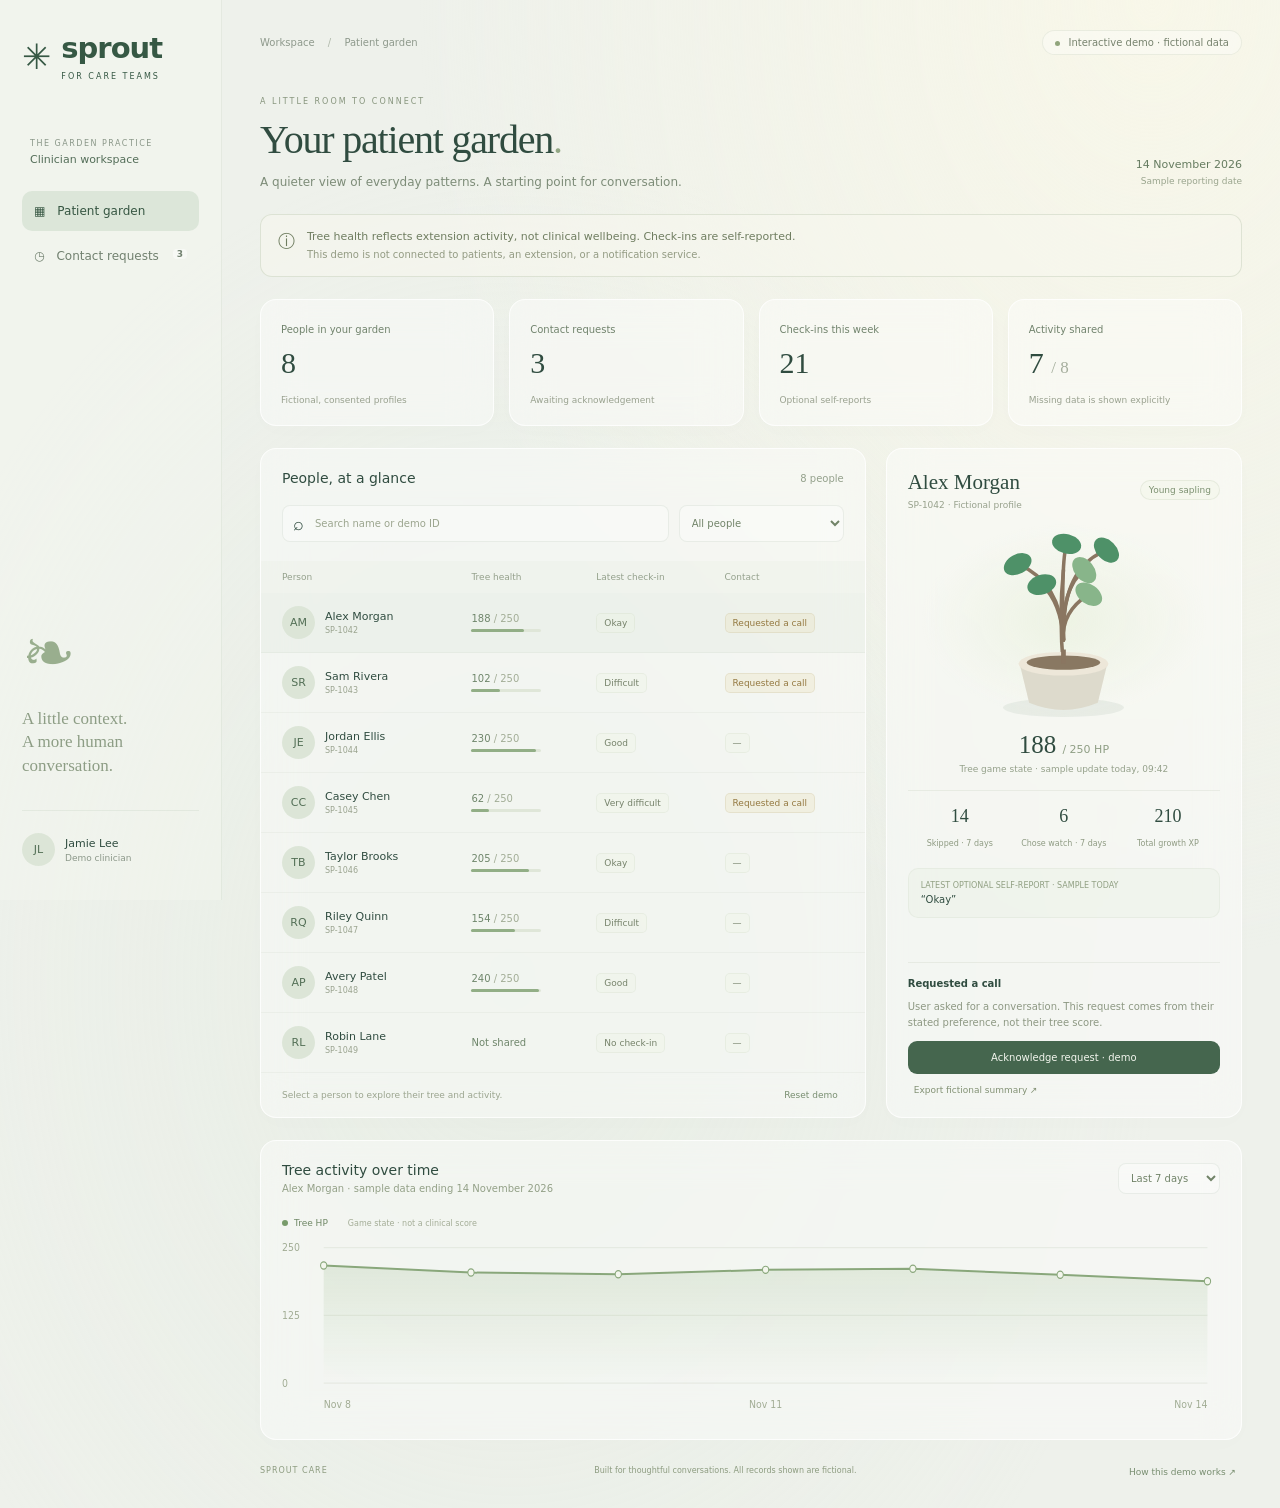
<file: clinician-demo/index.html>
<!doctype html><html lang="en"><head><meta charset="utf-8"><meta name="viewport" content="width=device-width,initial-scale=1"><meta name="description" content="An interactive Sprout clinician dashboard demo using fictional data."><title>Sprout Care · Your patient garden</title><link rel="stylesheet" href="style.css"></head><body><aside><a class="brand" href="#">✳ <span>sprout<span class="brand-small">FOR CARE TEAMS</span></span></a><div class="practice">THE GARDEN PRACTICE<small>Clinician workspace</small></div><nav aria-label="Workspace"><button class="nav active" id="gardenNav">▦ <span>Patient garden</span></button><button class="nav" id="requestNav">◷ <span>Contact requests</span><b id="navCount"></b></button></nav><div class="side-bottom"><div class="leaf-logo">❧</div><p>A little context.<br>A more human conversation.</p><div class="profile"><span class="avatar">JL</span><div>Jamie Lee<small>Demo clinician</small></div></div></div></aside><main><header><div class="breadcrumb">Workspace <span>/</span> Patient garden</div><div class="demo"><span></span> Interactive demo · fictional data</div></header><section class="page-heading"><div><div class="eyebrow">A LITTLE ROOM TO CONNECT</div><h1>Your patient garden<span>.</span></h1><p>A quieter view of everyday patterns. A starting point for conversation.</p></div><div class="date">14 November 2026<small>Sample reporting date</small></div></section><div class="notice"><span>ⓘ</span><div>Tree health reflects extension activity, not clinical wellbeing. Check-ins are self-reported.<br><small>This demo is not connected to patients, an extension, or a notification service.</small></div></div><section class="metrics" aria-label="Workspace summary"><article><span>People in your garden</span><div id="total">8</div><small>Fictional, consented profiles</small></article><article><span>Contact requests</span><div id="requests">3</div><small>Awaiting acknowledgement</small></article><article><span>Check-ins this week</span><div id="checkins">0</div><small>Optional self-reports</small></article><article><span>Activity shared</span><div id="shared">7 <em>/ 8</em></div><small>Missing data is shown explicitly</small></article></section><div class="workspace"><section class="glass people"><div class="section-heading"><h2 id="listTitle">People, at a glance</h2><span id="results"></span></div><div class="toolbar"><label class="search">⌕ <input id="search" placeholder="Search name or demo ID" aria-label="Search people"></label><select id="filter" aria-label="Filter people"><option value="all">All people</option><option value="requested">Needs acknowledgement</option><option value="nodata">No activity shared</option></select></div><div class="table-scroll"><table><thead><tr><th>Person</th><th>Tree health</th><th>Latest check-in</th><th>Contact</th></tr></thead><tbody id="people"></tbody></table></div><div class="table-foot">Select a person to explore their tree and activity.<button id="reset">Reset demo</button></div></section><section class="glass detail" id="detail" aria-label="Selected person"></section></div><section class="glass timeline"><div class="section-heading"><div><h2>Tree activity over time</h2><p id="chartSubtitle"></p></div><select id="range" aria-label="Chart time range"><option value="7">Last 7 days</option><option value="14">Last 14 days</option></select></div><div class="legend"><span class="legend-dot"></span> Tree HP <span class="legend-context">Game state · not a clinical score</span></div><div id="chart"></div></section><footer>SPROUT CARE <span>Built for thoughtful conversations. All records shown are fictional.</span><button id="about">How this demo works ↗</button></footer><dialog id="info"><h2>A demo, with clear boundaries.</h2><p>All names, check-ins, tree histories and contact requests are fictional. Actions update this browser session only. Nothing is sent to a patient or clinician.</p><p>A real deployment would require patient consent, verified clinic access, secure data transfer and an agreed notification and follow-up workflow. Tree HP cannot establish mental state or clinical risk.</p><button id="closeInfo">Back to the garden</button></dialog><div id="toast" role="status" aria-live="polite"></div></main><script src="tree.js"></script><script src="app.js"></script></body></html>
</file>
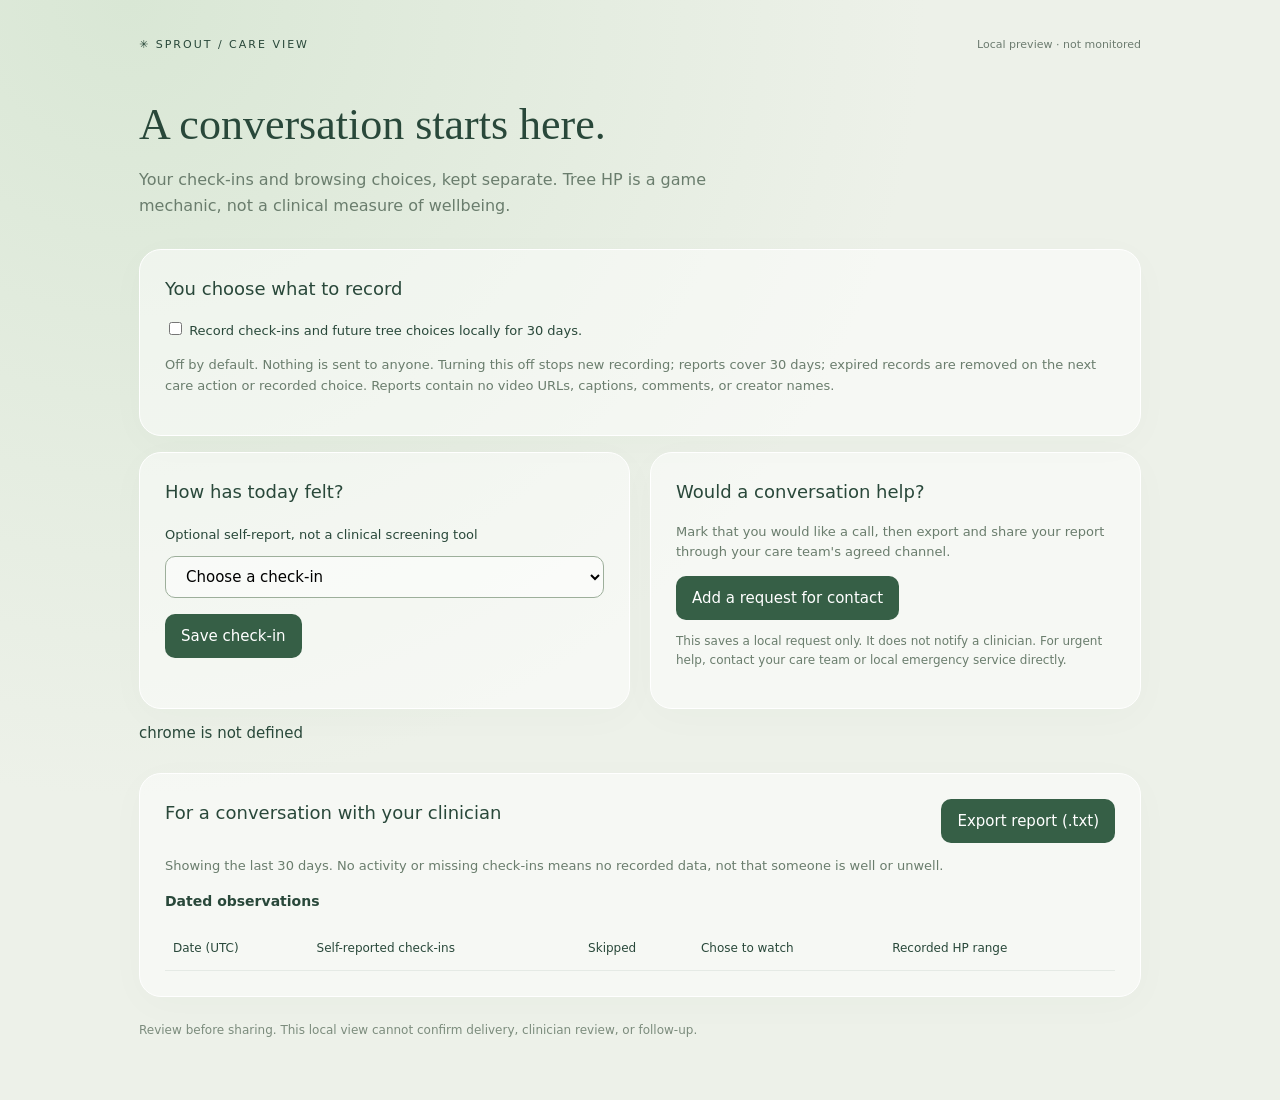
<file: extension/clinician/view.html>
<!doctype html><html lang="en"><head><meta charset="utf-8"><meta name="viewport" content="width=device-width,initial-scale=1"><title>Sprout · Care view</title><link rel="stylesheet" href="view.css"></head><body><main><header><div>✳ SPROUT / CARE VIEW</div><span>Local preview · not monitored</span></header><h1>A conversation starts here.</h1><p class="intro">Your check-ins and browsing choices, kept separate. Tree HP is a game mechanic, not a clinical measure of wellbeing.</p><section class="glass"><h2>You choose what to record</h2><label><input id="consent" type="checkbox"> Record check-ins and future tree choices locally for 30 days.</label><p>Off by default. Nothing is sent to anyone. Turning this off stops new recording; reports cover 30 days; expired records are removed on the next care action or recorded choice. Reports contain no video URLs, captions, comments, or creator names.</p></section><div class="grid"><section class="glass"><h2>How has today felt?</h2><label for="mood">Optional self-report, not a clinical screening tool</label><select id="mood"><option value="">Choose a check-in</option><option value="good">Good</option><option value="okay">Okay</option><option value="difficult">Difficult</option><option value="very difficult">Very difficult</option></select><button id="checkin">Save check-in</button></section><section class="glass"><h2>Would a conversation help?</h2><p>Mark that you would like a call, then export and share your report through your care team's agreed channel.</p><button id="contact">Add a request for contact</button><p class="important">This saves a local request only. It does not notify a clinician. For urgent help, contact your care team or local emergency service directly.</p></section></div><div id="status" role="status" aria-live="polite"></div><section class="glass"><div class="heading"><h2>For a conversation with your clinician</h2><button id="export">Export report (.txt)</button></div><p>Showing the last 30 days. No activity or missing check-ins means no recorded data, not that someone is well or unwell.</p><div id="summary"></div><h3>Dated observations</h3><div class="table-wrap"><table><thead><tr><th>Date (UTC)</th><th>Self-reported check-ins</th><th>Skipped</th><th>Chose to watch</th><th>Recorded HP range</th></tr></thead><tbody id="rows"></tbody></table></div></section><footer>Review before sharing. This local view cannot confirm delivery, clinician review, or follow-up.</footer></main><script src="view.js"></script></body></html>
</file>
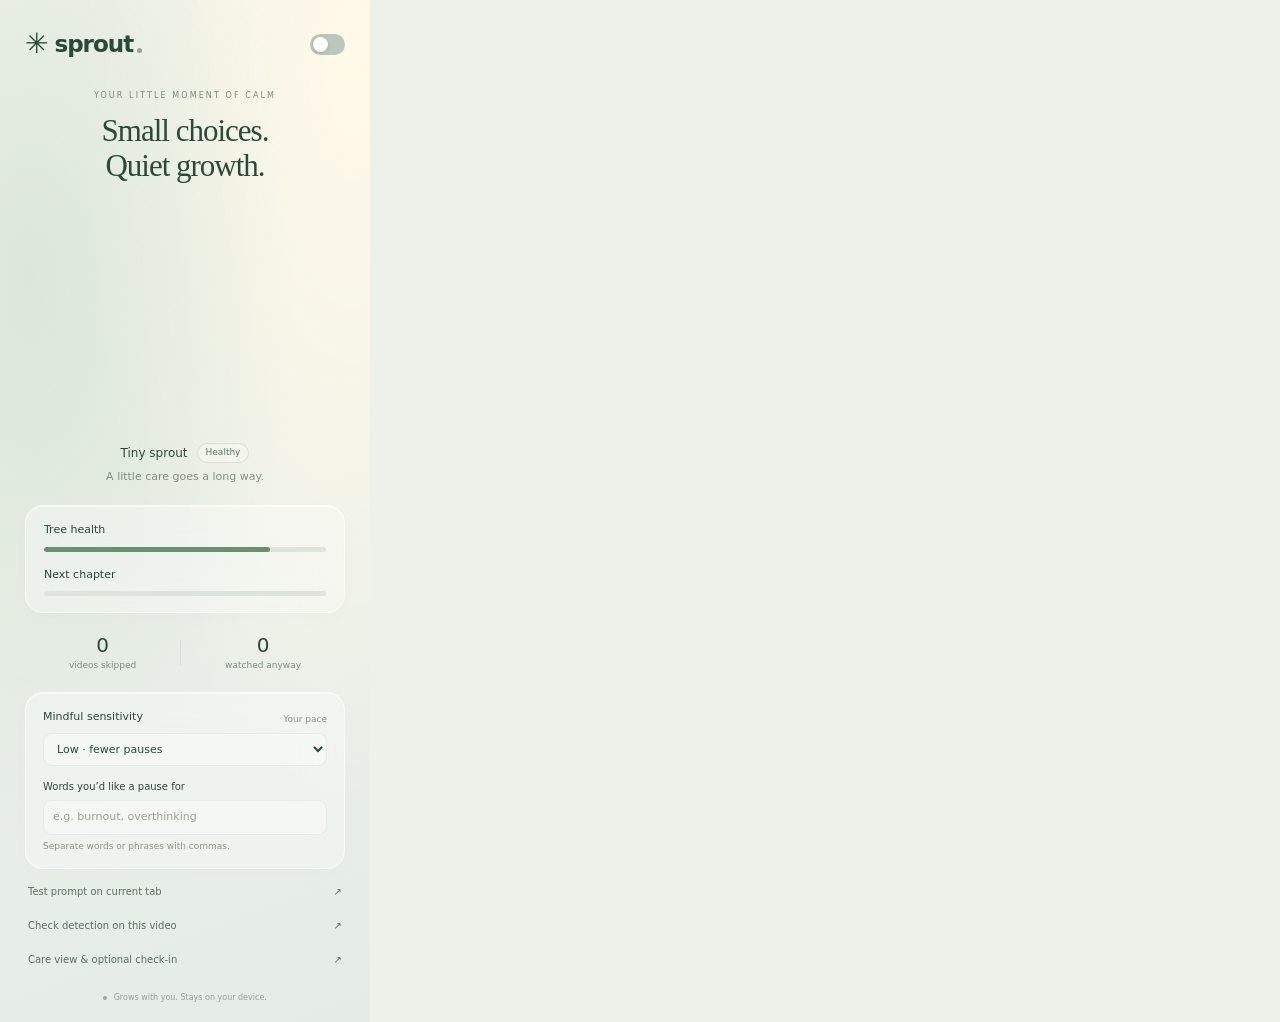
<file: extension/popup/popup.html>
<!doctype html>
<html lang="en"><head><meta charset="UTF-8"><meta name="viewport" content="width=device-width,initial-scale=1"><title>Sprout</title><link rel="stylesheet" href="popup.css"></head><body>
<main><header><div class="brand"><span class="mark">✳</span> sprout<span class="dot"></span></div><label class="switch" title="Enable mindful prompts"><input id="enabled" type="checkbox" aria-label="Enable Sprout"><span></span></label></header>
<section class="garden"><div class="eyebrow">YOUR LITTLE MOMENT OF CALM</div><h1>Small choices.<br>Quiet growth.</h1><div id="tree" class="tree"></div><div class="stage"><span id="stage">Tiny sprout</span><span id="condition">Healthy</span></div><p id="message">A little care goes a long way.</p></section>
<section class="glass metrics"><div class="label"><span>Tree health</span><strong id="healthText"></strong></div><progress id="health" max="250" value="200" aria-label="Tree health"></progress><div class="label growth"><span id="nextLabel">Next chapter</span><strong id="xpText"></strong></div><progress id="xp" max="50" value="0" aria-label="Growth progress"></progress></section>
<section class="stats"><div><strong id="skipped">0</strong><span>videos skipped</span></div><span class="divider"></span><div><strong id="watched">0</strong><span>watched anyway</span></div></section>
<section class="glass settings"><div class="label"><label for="sensitivity">Mindful sensitivity</label><span class="hint">Your pace</span></div><div class="select"><select id="sensitivity"><option value="low">Low · fewer pauses</option><option value="medium">Medium · a gentle balance</option><option value="high">High · more pauses</option></select></div><label class="keyword-label" for="keywords">Words you’d like a pause for</label><input id="keywords" placeholder="e.g. burnout, overthinking" maxlength="2000"><div class="hint">Separate words or phrases with commas.</div></section>
<button id="simulate" class="test">Test prompt on current tab <span>↗</span></button><button id="diagnose" class="test">Check detection on this video <span>↗</span></button><button id="care" class="test">Care view & optional check-in <span>↗</span></button><div id="status" role="status" aria-live="polite"></div><footer><span class="privacy-dot"></span> Grows with you. Stays on your device.</footer></main>
<script src="../shared/storage.js"></script><script src="../shared/treeRenderer.js"></script><script src="popup.js"></script></body></html>
</file>
<file: clinician-demo/style.css>
:root{font-family:'Segoe UI',system-ui,sans-serif;color:#304c40;font-synthesis:none;background:#eef1eb}*{box-sizing:border-box}body{margin:0;background:radial-gradient(ellipse at 90% 0%,#f8f7e9,transparent 45%),radial-gradient(ellipse at 40% 65%,#dfe9dd60,transparent 60%),#eef1eb}button,input,select{font:inherit}button,a,select{touch-action:manipulation}button{cursor:pointer}button:focus-visible,a:focus-visible,input:focus-visible,select:focus-visible{outline:3px solid #8cab7e;outline-offset:4px}aside{width:222px;position:fixed;inset:0 auto 0 0;background:#f7f9f15e;border-right:1px solid #80947e20;padding:34px 22px;display:flex;flex-direction:column}.brand{display:flex;align-items:center;gap:10px;color:#365844;text-decoration:none;font-size:35px;line-height:1}.brand>span{font-size:29px;letter-spacing:-1px;font-weight:600}.brand-small{display:block;font-size:8px;letter-spacing:2px;margin-top:10px;font-weight:400}.practice{margin:58px 8px 20px;font-size:8px;letter-spacing:1.5px;color:#8a9788}.practice small{display:block;letter-spacing:0;margin-top:5px;font-size:11px;color:#536d58}.nav{display:flex;gap:12px;text-align:left;width:100%;border:0;border-radius:10px;padding:13px 12px;background:none;color:#71806f;font-size:12px;margin:5px 0}.nav.active{background:#dce6d9;color:#365642}.nav b{font-size:9px;background:#fff7;border-radius:4px;padding:0 4px;margin-left:auto}.side-bottom{margin-top:auto;padding-top:35px}.leaf-logo{font-size:64px;color:#99ae8e}.side-bottom p{font:17px/1.4 Georgia,serif;color:#8d9d85}.profile{border-top:1px solid #80947e20;padding-top:22px;display:flex;gap:10px;align-items:center;font-size:11px;margin-top:32px}.profile small{display:block;font-size:9px;color:#8b9789;margin-top:3px}.avatar{height:33px;width:33px;display:grid;place-items:center;border-radius:50%;background:#dce5d7;color:#536f56;font-size:11px;flex-shrink:0}main{margin-left:222px;padding:30px 38px;max-width:1800px}header{display:flex;justify-content:space-between;align-items:center;font-size:10px;color:#8e998c}.breadcrumb span{margin:0 10px;color:#b0b9ab}.demo{border:1px solid #8d9b7b25;border-radius:20px;padding:6px 12px;background:#fff5;color:#77836e}.demo span{display:inline-block;width:5px;height:5px;border-radius:50%;background:#91a57c;margin-right:5px}.page-heading{display:flex;justify-content:space-between;align-items:end;margin:42px 0 25px}.eyebrow{font-size:8px;letter-spacing:2px;color:#87957d}h1{font:40px/1.15 Georgia,serif;letter-spacing:-1.2px;margin:11px 0 12px}h1 span{color:#92a784}.page-heading p{font-size:12px;color:#7d8c78;margin:0}.date{text-align:right;font-size:11px;color:#667c60;white-space:nowrap;padding-bottom:3px}.date small{display:block;color:#9aa58e;font-size:9px;margin-top:5px}.notice{display:flex;gap:12px;padding:13px 17px;border:1px solid #c8d1bc85;border-radius:12px;background:#f7f8ee88;font-size:11px;color:#6f7d60;line-height:1.6}.notice>span{font-size:17px}.notice small{font-size:10px;color:#939b83}.metrics{display:grid;grid-template-columns:repeat(4,1fr);gap:15px;margin:22px 0}.metrics article,.glass{border:1px solid #ffffffbb;background:#ffffff66;backdrop-filter:blur(20px);box-shadow:0 5px 25px #42634203;border-radius:16px}.metrics article{padding:18px 20px}.metrics article>span{font-size:10px;color:#71836d}.metrics article>div{font:30px Georgia,serif;margin:9px 0 8px}.metrics small{font-size:9px;color:#99a18f}.metrics em{font:17px Georgia,serif;color:#a5ae9d}.workspace{display:grid;grid-template-columns:minmax(0,1.7fr) minmax(280px,1fr);gap:20px;align-items:stretch}.section-heading{display:flex;align-items:center;justify-content:space-between;gap:10px}h2{font-size:14px;font-weight:500;margin:0}.section-heading>span{font-size:10px;color:#93a08b}.people{padding:21px 0 0;overflow:hidden}.people .section-heading{padding:0 21px}.toolbar{display:flex;gap:10px;padding:19px 21px}.search{border:1px solid #80947e22;border-radius:8px;background:#fff5;display:flex;align-items:center;gap:9px;padding:7px 10px;font-size:18px;flex:1;min-width:0}.search input{background:none;border:0;outline:none;width:100%;font-size:10px;color:#526e50}.search input::placeholder{color:#9ba58e}select{border:1px solid #80947e22;border-radius:8px;background:#fff5;color:#718368;font-size:10px;padding:8px;max-width:170px}.table-scroll{overflow:auto}table{border-collapse:collapse;width:100%;font-size:10px;white-space:nowrap}th{text-align:left;font-weight:400;color:#94a08c;font-size:9px;background:#e6ecdf44;padding:11px 12px}th:first-child,td:first-child{padding-left:21px}td{border-bottom:1px solid #91a08215;padding:13px 12px}.person-button{display:flex;align-items:center;gap:10px;background:none;border:0;color:inherit;padding:0;text-align:left}.person-button strong{font-weight:500;font-size:11px}.person-button small{display:block;color:#9aa38f;font-size:8px;margin-top:3px}tr.selected{background:#d9e5d944}tr:hover{background:#e1eada55}.hp-label{font-size:10px;color:#6f866b}.hp-bar{height:3px;width:70px;background:#dfe6d8;border-radius:4px;margin-top:5px}.hp-bar span{display:block;height:100%;border-radius:4px;background:#92ae86}.tag{display:inline-block;border:1px solid #aebfa025;padding:4px 7px;border-radius:5px;color:#758269;font-size:9px;background:#edf3e455}.tag.requested{color:#947940;background:#eae1bd55;border-color:#bbac7f33}.tag.acknowledged{background:#dce9db66;color:#5d7a57}.table-foot{display:flex;align-items:center;justify-content:space-between;padding:16px 21px;color:#9ba58f;font-size:9px}.table-foot button,footer button{border:0;background:none;color:#788e70;font-size:9px}.detail{padding:21px;text-align:center;display:flex;flex-direction:column}.detail-head{display:flex;align-items:center;justify-content:space-between;text-align:left}.detail-head h2{font:21px Georgia,serif}.detail-head small{display:block;color:#97a18c;font-size:9px;margin-top:5px}.detail .stage{font-size:9px;border-radius:20px;border:1px solid #8ea17c25;background:#f2f5e888;color:#7c9070;padding:4px 8px}.tree-scene{height:211px;display:grid;place-items:center;position:relative;background:radial-gradient(ellipse,#dfebce66,transparent 65%);margin:5px 0}.tree-scene svg{height:205px;max-width:100%;animation:sway 6s ease-in-out infinite;transform-origin:50% 90%}.tree-hp{font:25px Georgia,serif}.tree-hp small{font:11px system-ui;color:#8f9e84}.tree-caption{font-size:9px;color:#94a08a;margin:5px 0 16px}.mini-metrics{display:grid;grid-template-columns:1fr 1fr 1fr;border-top:1px solid #91a08222;padding-top:15px;margin-bottom:18px}.mini-metrics strong{display:block;font:18px Georgia,serif;margin-bottom:4px}.mini-metrics span{font-size:8px;color:#8f9b83}.checkin-card{text-align:left;background:#eaf0e577;border:1px solid #b4c2a725;border-radius:10px;padding:12px;margin-bottom:12px;font-size:10px}.checkin-card small{display:block;color:#91a083;font-size:8px;margin-bottom:4px}.contact-card{margin-top:auto;text-align:left;font-size:10px;border-top:1px solid #91a08222;padding-top:15px}.contact-card p{font-size:10px;color:#8d9883;line-height:1.6}.primary{width:100%;padding:11px;border:0;border-radius:9px;background:#45664e;color:#f3f6ee;font-size:10px;transition:background .2s}.primary:hover{background:#35553e}.subaction{background:none;color:#829174;border:0;font-size:9px;margin-top:10px}.timeline{margin-top:22px;padding:21px}.timeline p{font-size:10px;color:#93a087;margin:5px 0 0}.legend{display:flex;align-items:center;gap:6px;font-size:9px;color:#6f8765;margin-top:24px}.legend-dot{width:6px;height:6px;border-radius:50%;background:#789b6b}.legend-context{margin-left:14px;color:#a3ac96;font-size:8px}#chart{height:180px;margin-top:10px}#chart svg{height:100%;width:100%;overflow:visible}.chart-empty{height:100%;display:grid;place-items:center;font-size:12px;color:#98a38c}footer{display:flex;justify-content:space-between;gap:20px;font-size:8px;letter-spacing:1px;color:#8d9c80;margin-top:26px}footer span{letter-spacing:0}dialog{border:1px solid white;border-radius:22px;max-width:460px;padding:30px;background:#f0f4e9;color:#456044;box-shadow:0 20px 90px #25403222}dialog::backdrop{background:#263f3144;backdrop-filter:blur(5px)}dialog h2{font:26px Georgia,serif}dialog p{font-size:13px;line-height:1.7;color:#7d8e74}dialog button{border:0;border-radius:8px;padding:12px;background:#45664e;color:white}#toast{position:fixed;bottom:25px;left:50%;transform:translateX(-50%);background:#34513f;color:#fff;padding:12px 20px;border-radius:10px;font-size:12px;box-shadow:0 6px 30px #34513f22;display:none;z-index:5}@keyframes sway{50%{transform:rotate(1.5deg)}}@media(min-width:1600px){main{padding:36px 55px}.workspace{grid-template-columns:minmax(0,2fr) 360px}}@media(max-width:1150px){aside{width:180px;padding:30px 15px}main{margin-left:180px;padding:25px}.workspace{grid-template-columns:1fr}.detail{display:grid;grid-template-columns:1fr 1fr;gap:12px}.detail-head{grid-column:1/-1}.tree-scene{grid-row:2/5;height:240px}.tree-scene svg{height:230px}.mini-metrics{grid-column:1/-1}.contact-card{grid-column:1/-1}.detail .tree-caption{margin-bottom:0}.date{display:none}}@media(max-width:700px){aside{position:static;width:100%;padding:18px;border-bottom:1px solid #80947e20;display:block}.brand{font-size:26px}.brand>span{font-size:23px}.brand-small,.practice,.side-bottom{display:none}nav{display:flex;margin-top:16px}.nav{width:auto;flex:1}.nav span{font-size:11px}main{margin:0;padding:20px 15px}.breadcrumb{display:none}header{justify-content:flex-end}.page-heading{margin-top:25px}h1{font-size:33px}.metrics{grid-template-columns:1fr 1fr;gap:10px}.metrics article{padding:15px}.toolbar{flex-wrap:wrap}.search{flex-basis:100%}.workspace{gap:15px}.detail{display:flex}.tree-scene{height:230px}.notice{font-size:10px}.metrics small{font-size:8px}footer{flex-wrap:wrap}footer span{width:100%}}@media(prefers-reduced-motion:reduce){*{animation:none!important;transition:none!important}}
</file>
<file: extension/clinician/view.css>
*{box-sizing:border-box}body{margin:0;color:#29483a;font:15px/1.6 system-ui;background:radial-gradient(circle at 10% 0%,#d9e7d5,transparent 50%),#edf1e9}main{max-width:1050px;margin:auto;padding:36px 24px}header,.heading{display:flex;align-items:center;justify-content:space-between;gap:20px}header{font-size:11px;letter-spacing:2px}header span{letter-spacing:0;color:#6d7c70}h1{font:44px/1.2 Georgia,serif;margin:45px 0 14px}h2{font-size:18px;font-weight:500;margin-top:0}h3{font-size:14px}p{color:#6a7d6d;font-size:13px}.intro{max-width:650px;font-size:16px;margin-bottom:30px}.glass{background:#ffffff80;border:1px solid #fff;border-radius:22px;padding:25px;margin:16px 0;box-shadow:0 8px 40px #31513606}.grid{display:grid;grid-template-columns:1fr 1fr;gap:20px}.grid .glass{margin:0}button,select{font:inherit;border-radius:10px;padding:10px 16px}button{border:0;background:#365f46;color:#fff;cursor:pointer}button:disabled{opacity:.5;cursor:default}select{display:block;width:100%;margin:10px 0 16px;background:#fff8;border:1px solid #9daf9b}label{font-size:13px}input{accent-color:#365f46}.important{font-size:12px}#status{min-height:25px;padding:12px 0}table{border-collapse:collapse;width:100%;font-size:12px;text-align:left}td,th{border-bottom:1px solid #7a927d22;padding:12px 8px}th{font-weight:500}.table-wrap{overflow:auto}footer{font-size:12px;color:#7c8c7d;margin:24px 0}.metric{padding:10px 0;font-size:14px}button:focus-visible,select:focus-visible,input:focus-visible{outline:3px solid #a5be8a;outline-offset:4px}@media(max-width:650px){.grid{grid-template-columns:1fr}.heading,header{align-items:flex-start;flex-direction:column}h1{font-size:34px}}
</file>
<file: extension/popup/popup.css>
:root{font:13px/1.5 'Segoe UI',system-ui,sans-serif;color:#294a3b;background:#edf1e9;font-synthesis:none}*{box-sizing:border-box}body{margin:0;width:370px;background:radial-gradient(ellipse at 8% 27%,#cbdcc780,transparent 55%),radial-gradient(ellipse at 95% 7%,#fff9e8,transparent 55%),linear-gradient(160deg,#f1f4ed,#e5ece6)}main{padding:23px 25px 18px}header{display:flex;justify-content:space-between;align-items:center}.brand{font-size:23px;font-weight:600;letter-spacing:-1px;display:flex;align-items:center;gap:7px}.mark{font-size:28px;font-weight:400}.dot{width:5px;height:5px;border-radius:50%;background:#90a788;margin:12px 0 0 -3px}.switch{position:relative;display:block;width:35px;height:21px}.switch input{position:absolute;opacity:0}.switch span{display:block;background:#bbc6bc;border-radius:15px;height:100%;transition:.2s}.switch span:before{content:'';position:absolute;top:3px;left:3px;width:15px;height:15px;border-radius:100%;background:#fff;box-shadow:0 1px 4px #0002;transition:.2s}.switch input:checked+span{background:#527b60}.switch input:checked+span:before{transform:translateX(14px)}.switch:focus-within{outline:2px solid #51775d;outline-offset:4px;border-radius:20px}.garden{text-align:center;padding-top:25px}.eyebrow{font-size:8px;letter-spacing:2.1px;color:#7c8d7e}h1{font-family:Georgia,serif;font-size:31px;line-height:1.12;font-weight:400;letter-spacing:-1px;margin:12px 0 0}.tree{height:265px;margin-top:-5px}.tree svg{height:100%;overflow:visible;animation:sway 6s ease-in-out infinite;transform-origin:50% 90%}.stage{display:flex;justify-content:center;align-items:center;gap:9px;font-size:12px}.stage span:last-child{font-size:9px;border:1px solid #66886a30;border-radius:20px;padding:2px 8px;color:#5c7b5d;background:#ffffff55}.garden p{font-size:11px;color:#819081;margin:6px 0 20px}.glass{border:1px solid #fff9;background:#ffffff55;border-radius:18px;box-shadow:0 5px 20px #355a3b04,inset 0 1px #fff8;backdrop-filter:blur(18px)}.metrics{padding:16px 18px}.label{display:flex;justify-content:space-between;align-items:center;font-size:11px}.label strong{font-size:10px;font-weight:500;color:#6d8271}progress{display:block;appearance:none;border:0;border-radius:10px;background:#dde5da;width:100%;height:5px;margin-top:8px;overflow:hidden}progress::-webkit-progress-bar{background:#dde5da;border-radius:10px}progress::-webkit-progress-value{background:#698e71;border-radius:10px;transition:width .5s}#xp::-webkit-progress-value{background:#b6b88c}.growth{margin-top:15px}.stats{display:flex;align-items:center;justify-content:space-evenly;padding:19px 0}.stats div{display:grid;text-align:center;gap:1px}.stats strong{font-size:20px;font-weight:400;line-height:1.3}.stats span{font-size:9px;color:#7e8d80}.divider{height:25px;width:1px;background:#55734c22}.settings{padding:15px 17px}.hint{font-size:9px;color:#899586}.select{margin-top:7px}select,input{font:inherit;color:inherit;background:#ffffff50;border:1px solid #7f94761f;border-radius:9px;padding:8px 9px;width:100%;font-size:11px}select{cursor:pointer}.keyword-label{display:block;margin:13px 0 6px;font-size:10px}input::placeholder{color:#98a294}.settings .hint:last-child{margin-top:5px}button{font:inherit;cursor:pointer}button:disabled{opacity:.5;cursor:wait}.test{width:100%;border:0;background:none;color:#59735c;display:flex;justify-content:space-between;padding:15px 3px 4px;font-size:10px}.test:hover{color:#233f2b}input:focus-visible,select:focus-visible,button:focus-visible{outline:2px solid #7b9b80;outline-offset:3px}#status{font-size:10px;color:#75684e;min-height:16px;padding:0 3px}footer{text-align:center;color:#97a18f;font-size:8px;padding-top:5px}.privacy-dot{display:inline-block;width:4px;height:4px;background:#9bac90;border-radius:50%;margin-right:4px}@keyframes sway{50%{transform:rotate(1.5deg)}}@media(prefers-reduced-motion:reduce){*,*::before{animation:none!important;transition:none!important}}
</file>
